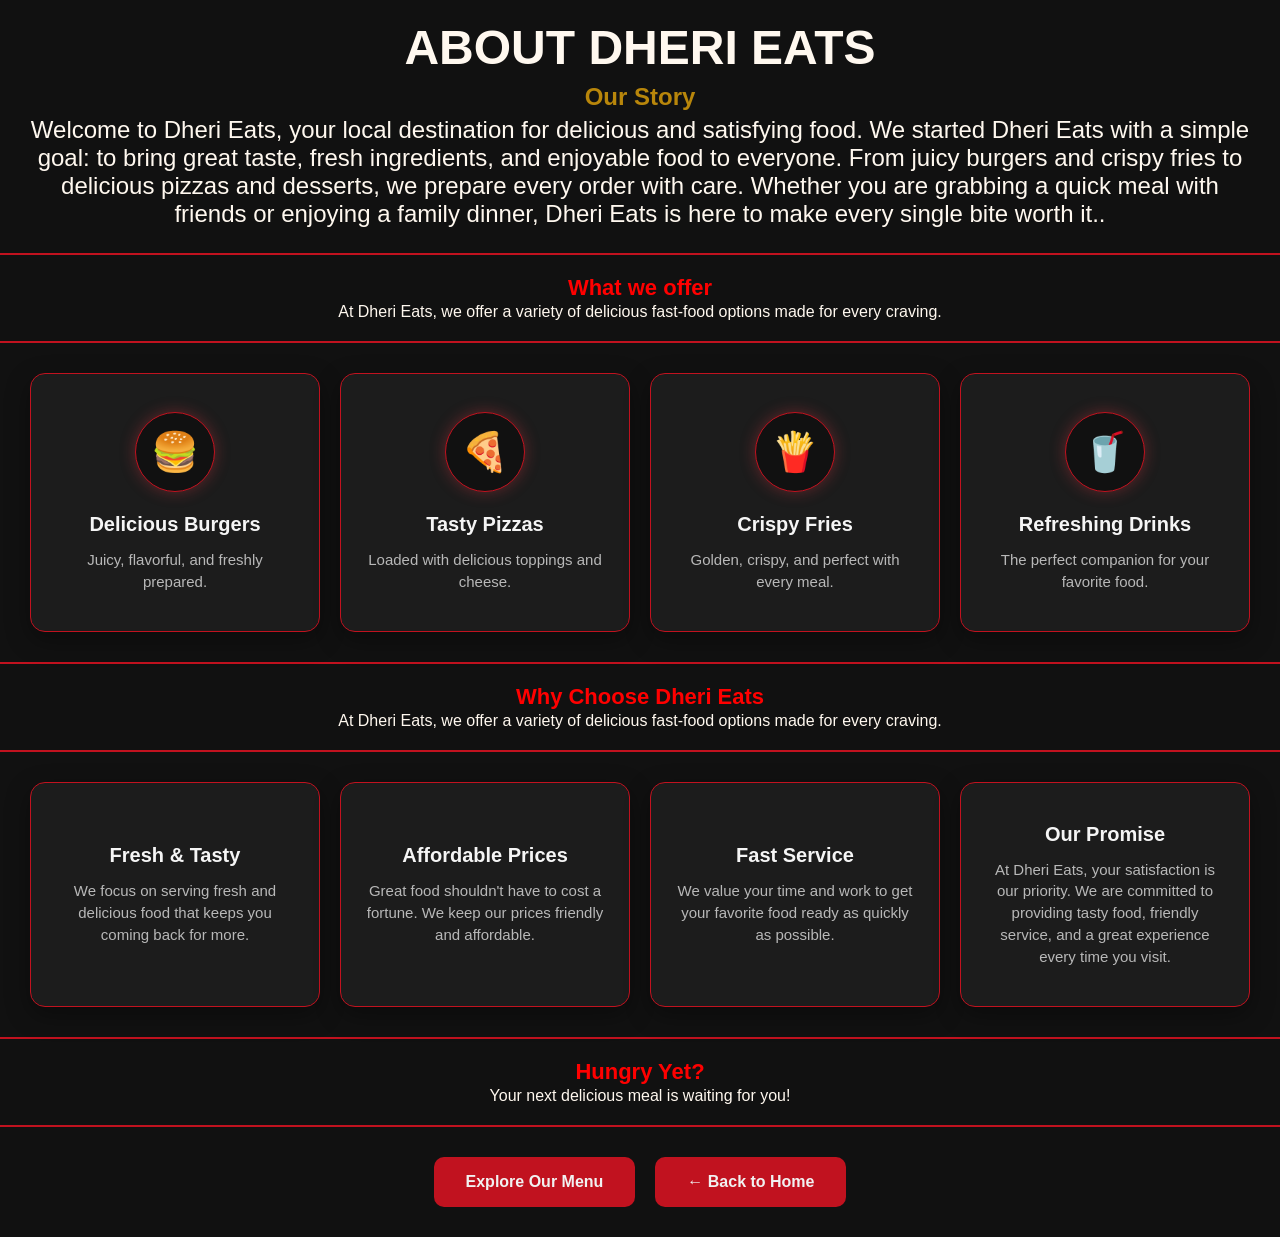
<file: about.html>
<!DOCTYPE html>
<html lang="en">
<head>
    <meta charset="UTF-8">
    <meta name="viewport" content="width=device-width, initial-scale=1.0">
    <title>About Us</title>
    <link rel="stylesheet" href="about.css">
</head>
<body>
    <section class="intro">
        <h1 class="heading">ABOUT DHERI EATS</h1>
        <h2 class="heading2">Our Story</h2>
        <p class="para">Welcome to Dheri Eats, your local destination for delicious and satisfying food. We started Dheri Eats with a simple goal: to bring great taste, fresh ingredients, and enjoyable food to everyone. From juicy burgers and crispy fries to delicious pizzas and desserts, we prepare every order with care. Whether you are grabbing a quick meal with friends or enjoying a family dinner, Dheri Eats is here to make every single bite worth it..</p>
    </section>
    <section>
        <div class="hi">
            <h2>What we offer</h2>
            <p>At Dheri Eats, we offer a variety of delicious fast-food options made for every craving.</p>
        </div>
        <div class="features">
            <div class="feature-box">
                <h1>🍔</h1>
                <h3>Delicious Burgers</h3>
                <p>Juicy, flavorful, and freshly prepared.</p>
            </div>
            <div class="feature-box">
                <h1>🍕</h1>
                <h3>Tasty Pizzas</h3>
                <p>Loaded with delicious toppings and cheese.</p>
            </div>
            <div class="feature-box">
                <h1>🍟</h1>
                <h3>Crispy Fries</h3>
                <p>Golden, crispy, and perfect with every meal.</p>
            </div>
            <div class="feature-box">
                <h1>🥤</h1>
                <h3>Refreshing Drinks</h3>
                <p>The perfect companion for your favorite food.</p>
            </div>
        </div>
    </section>
 <section>
        <div class="hi">
            <h2>Why Choose Dheri Eats</h2>
            <p>At Dheri Eats, we offer a variety of delicious fast-food options made for every craving.</p>
        </div>
        <div class="features">
            <div class="feature-box">
                <h3>Fresh & Tasty</h3>
                <p>We focus on serving fresh and delicious food that keeps you coming back for more.</p>
            </div>
            <div class="feature-box">
                <h3>Affordable Prices</h3>
                <p>Great food shouldn't have to cost a fortune. We keep our prices friendly and affordable.</p>
            </div>
            <div class="feature-box">
                <h3>Fast Service</h3>
                <p>We value your time and work to get your favorite food ready as quickly as possible.</p>
            </div>
            <div class="feature-box">
                <h3>Our Promise</h3>
                <p>At Dheri Eats, your satisfaction is our priority. We are committed to providing tasty food, friendly service, and  a great experience every time you visit.</p>
            </div>
        </div>
    </section>          
    <section class="hi">
        <h2>Hungry Yet?</h2>
        <p>Your next delicious meal is waiting for you!</p>
    </section>
    <footer>
        <a href="index.html#Container">
            <button type="button">Explore Our Menu</button>
        </a>
        <a href="index.html">
            <button type="button">← Back to Home</button>
        </a>
    </footer>
</body>
</html>
</file>
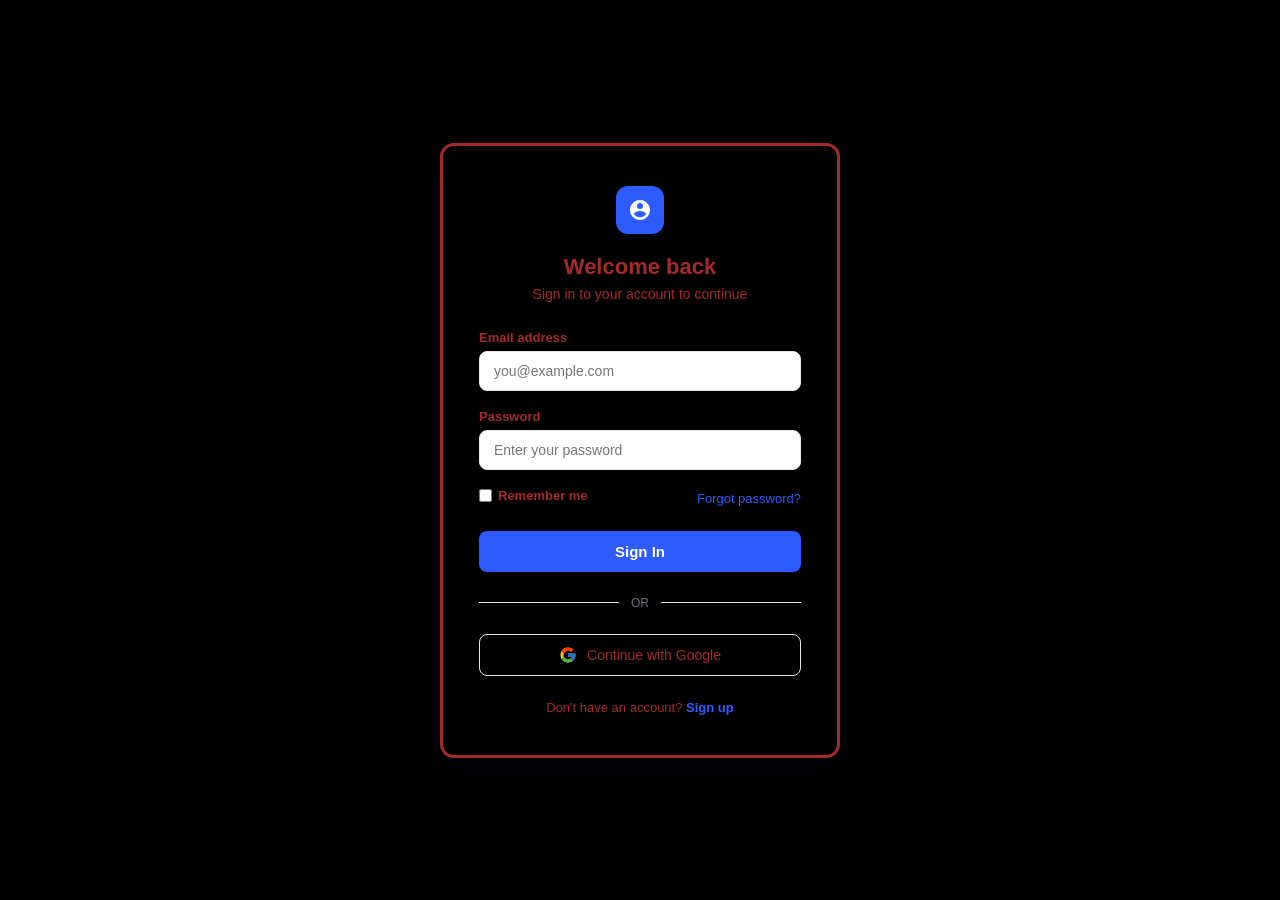
<file: login.html>
<!DOCTYPE html>
<html lang="en">
<head>
<meta charset="UTF-8">
<meta name="viewport" content="width=device-width, initial-scale=1.0">
<title>Sign In</title>
<link rel="stylesheet" href="login.css">
</head>
<body>

  <div class="login-card">
    <div class="logo">
      <svg viewBox="0 0 24 24"><path d="M12 2C6.48 2 2 6.48 2 12s4.48 10 10 10 10-4.48 10-10S17.52 2 12 2zm0 3a3 3 0 1 1 0 6 3 3 0 0 1 0-6zm0 14.2a7.2 7.2 0 0 1-6-3.22c.03-1.99 4-3.08 6-3.08s5.97 1.09 6 3.08a7.2 7.2 0 0 1-6 3.22z"/></svg>
    </div>

    <h1>Welcome back</h1>
    <p class="subtitle">Sign in to your account to continue</p>

    <form action="#" method="POST">
      <div class="form-group">
        <label for="email">Email address</label>
        <input type="email" id="email" name="email" placeholder="you@example.com" required>
      </div>

      <div class="form-group">
        <label for="password">Password</label>
        <input type="password" id="password" name="password" placeholder="Enter your password" required>
      </div>

      <div class="row-between">
        <label class="remember">
          <input type="checkbox" name="remember">
          Remember me
        </label>
        <a href="#" class="forgot">Forgot password?</a>
      </div>

      <button type="submit" class="btn-primary">Sign In</button>
    </form>

    <div class="divider"><span>OR</span></div>

    <button class="btn-google" type="button">
      <svg width="18" height="18" viewBox="0 0 48 48">
        <path fill="#FFC107" d="M43.6 20.5H42V20H24v8h11.3c-1.6 4.6-6 8-11.3 8-6.6 0-12-5.4-12-12s5.4-12 12-12c3.1 0 5.9 1.1 8.1 3l5.7-5.7C34.5 6.1 29.5 4 24 4 12.9 4 4 12.9 4 24s8.9 20 20 20 20-8.9 20-20c0-1.2-.1-2.4-.4-3.5z"/>
        <path fill="#FF3D00" d="M6.3 14.7l6.6 4.8C14.6 15.9 18.9 13 24 13c3.1 0 5.9 1.1 8.1 3l5.7-5.7C34.5 6.1 29.5 4 24 4 16.3 4 9.7 8.3 6.3 14.7z"/>
        <path fill="#4CAF50" d="M24 44c5.4 0 10.3-2.1 14-5.5l-6.5-5.4c-2 1.4-4.6 2.3-7.5 2.3-5.3 0-9.7-3.4-11.3-8.1l-6.6 5.1C9.6 39.6 16.2 44 24 44z"/>
        <path fill="#1976D2" d="M43.6 20.5H42V20H24v8h11.3c-.8 2.3-2.2 4.2-4.1 5.6l6.5 5.4C39.9 36.7 44 31 44 24c0-1.2-.1-2.4-.4-3.5z"/>
      </svg>
      Continue with Google
    </button>

    <p class="signup-text">Don't have an account? <a href="#">Sign up</a></p>
  </div>

</body>
</html>
</file>
<file: about.css>
*{
    padding: 0;
    margin: 0;
    box-sizing: border-box;
    font-family: Arial, Helvetica, sans-serif;
    color: #fff8ef;
    background-color: #111111;
}
.intro{
    text-align: center;
    padding: clamp(16px, 3vw, 20px);
    color: #F5F5F5;
} 
.heading{
    font-size: 48px;
    text-align: center;
    font-weight: 800;
} 
.heading2{
    margin-top: 8px;
    font-size: 24px;
    font-weight: 700;
    text-align: center;
    color: darkgoldenrod;
}
.para{
    font-size: 24px;
    padding: 5px;
}
.hi{
    text-align: center;
    padding: clamp(16px, 3vw, 20px);
    color: #F5F5F5;
    border-bottom: 2px solid #C1121F;
    border-top: 2px solid #C1121F;
}
.hi h2 {
    color: #ff0000;
    margin-bottom: 2px;
    font-size: clamp(16px, 2.6vw, 22px);
    
}
.hi h1 {
    color: #F5F5F5;
    font-size: clamp(22px, 4.5vw, 36px);
}
.features{
    background-color: #111111;
    padding: clamp(14px, 3vw, 30px);
    display: grid;
    grid-template-columns: repeat(4, minmax(0, 1fr));
    gap: clamp(10px, 1.6vw, 20px);
    max-width: 1400px;
    margin: 0 auto;
}
.feature-box{
    background-color: #1C1C1C;
    text-align: center;
    min-height: 220px;
    height: auto;
    width: 100%;
    min-width: 0;
    border: 1px solid #C1121F;
    padding: clamp(20px, 3vw, 48px) clamp(14px, 2vw, 24px);
    margin: 0;
    box-shadow: 0 8px 25px rgba(0, 0, 0, 0.35);
    border-radius: 15px;
    display: flex;
    flex-direction: column;
    align-items: center;
    justify-content: center;
    transition: transform 0.25s ease, box-shadow 0.25s ease, border-color 0.25s ease;
}
.feature-box:hover{
    transform: translateY(-6px);
    box-shadow: 0 14px 30px rgba(0, 0, 0, 0.5);
    border-color: #E63946;
}
.feature-box h1{
    font-size: clamp(24px, 3vw, 40px);
    align-items: center;
    justify-content: center;
    display: flex;
    margin: 0 auto clamp(12px, 2vw, 20px);
    width: clamp(64px, 8vw, 80px);
    height: clamp(64px, 8vw, 80px);
    padding: 0;
    border: 1px solid #C1121F;
    border-radius: 50%;
    box-shadow: 0 0 15px rgba(230, 57, 70, 0.35);
    flex-shrink: 0;
}
.feature-box h3{
    background-color: #1C1C1C;
    margin-bottom: clamp(6px, 1.2vw, 12px);
    color: #F5F5F5;
    font-size: clamp(15px, 1.8vw, 20px);
    line-height: 1.25;
}
.feature-box p {
    background-color: #1C1C1C;
    color: #B8B8B8;
    font-size: clamp(12px, 1.3vw, 15px);
    line-height: 1.45;
}
footer {
    display: flex;
    justify-content: center;
    align-items: center;
    gap: 20px;
}
button {
    background-color: #C1121F;
    color: #F1F1F1;
    padding: clamp(12px, 2vw, 16px) clamp(20px, 3vw, 32px);
    border: none;
    border-radius: 10px;
    font-size: clamp(13px, 1.6vw, 16px);
    font-weight: 700;
    margin: 30px 0;
}
button:hover{
    background-color:#c51e29;
} 


@media (max-width: 1024px){
    .features{
        grid-template-columns: repeat(2, minmax(0, 1fr));
    }
}
</file>
<file: login.css>
:root {
  --primary: #2d5bff;
  --primary-dark: #1f3fd6;
  --text-main: #1a1d29;
  --text-muted: #6b7280;
  --border: #e2e5ec;
  --bg: #f4f6fb;
}

* { 
    box-sizing: border-box; margin: 0; padding: 0; 
}

body {
  font-family: 'Segoe UI', Roboto, Helvetica, Arial, sans-serif;
  background: #000000;
  min-height: 100vh;
  width: 100%;
  display: flex;
  align-items: center;
  justify-content: center;
 
}

.login-card {
  background: #000000;
  width: 100%;
  max-width: 400px;
  border: 3px solid brown;
  border-radius: 14px;
  box-shadow: 0 10px 30px rgba(30, 41, 90, 0.12);
  padding: 40px 36px;
}

.logo {
  width: 48px;
  height: 48px;
  background: var(--primary);
  border-radius: 12px;
  margin: 0 auto 20px;
  display: flex;
  align-items: center;
  justify-content: center;
}

.logo svg { width: 24px; height: 24px; fill: white; }

h1 {
  text-align: center;
  font-size: 22px;
  color:brown;
  margin-bottom: 6px;
}

.subtitle {
  text-align: center;
  color: brown;
  font-size: 14px;
  margin-bottom: 28px;
}

.form-group {
  margin-bottom: 18px;
}

label {
  display: block;
  font-size: 13px;
  font-weight: 600;
  color: brown;
  margin-bottom: 6px;
}

input[type="email"],
input[type="password"] {
  width: 100%;
  padding: 11px 14px;
  border: 1px solid var(--border);
  border-radius: 8px;
  font-size: 14px;
  color: brown;
  transition: border-color 0.2s, box-shadow 0.2s;
  outline: none;
}

input[type="email"]:focus,
input[type="password"]:focus {
  border-color: var(--primary);
  box-shadow: 0 0 0 3px rgba(45, 91, 255, 0.12);
}

.row-between {
  display: flex;
  align-items: center;
  justify-content: space-between;
  margin-bottom: 22px;
  font-size: 13px;
}

.remember {
  display: flex;
  align-items: center;
  gap: 6px;
  color: brown;
}

.remember input { accent-color: var(--primary); }

a.forgot {
  color: var(--primary);
  text-decoration: none;
  font-weight: 500;
}

a.forgot:hover { text-decoration: underline; }

.btn-primary {
  width: 100%;
  background: var(--primary);
  color: #fff;
  border: none;
  padding: 12px;
  border-radius: 8px;
  font-size: 15px;
  font-weight: 600;
  cursor: pointer;
  transition: background 0.2s;
}

.btn-primary:hover { background: var(--primary-dark); }

.divider {
  display: flex;
  align-items: center;
  text-align: center;
  color: var(--text-muted);
  font-size: 12px;
  margin: 24px 0;
}

.divider::before,
.divider::after {
  content: "";
  flex: 1;
  border-bottom: 1px solid var(--border);
}

.divider span { padding: 0 12px; }

.btn-google {
  width: 100%;
  display: flex;
  align-items: center;
  justify-content: center;
  gap: 10px;
  padding: 11px;
  border: 1px solid var(--border);
  border-radius: 8px;
  background: #000000;
  font-size: 14px;
  font-weight: 500;
  color: brown;
  cursor: pointer;
  transition: background 0.2s;
}

.btn-google:hover { background: #2d5bff; }

.signup-text {
  text-align: center;
  font-size: 13px;
  color: brown;
  margin-top: 24px;
}

.signup-text a {
  color: var(--primary);
  font-weight: 600;
  text-decoration: none;
}

.signup-text a:hover { text-decoration: underline; }
</file>
